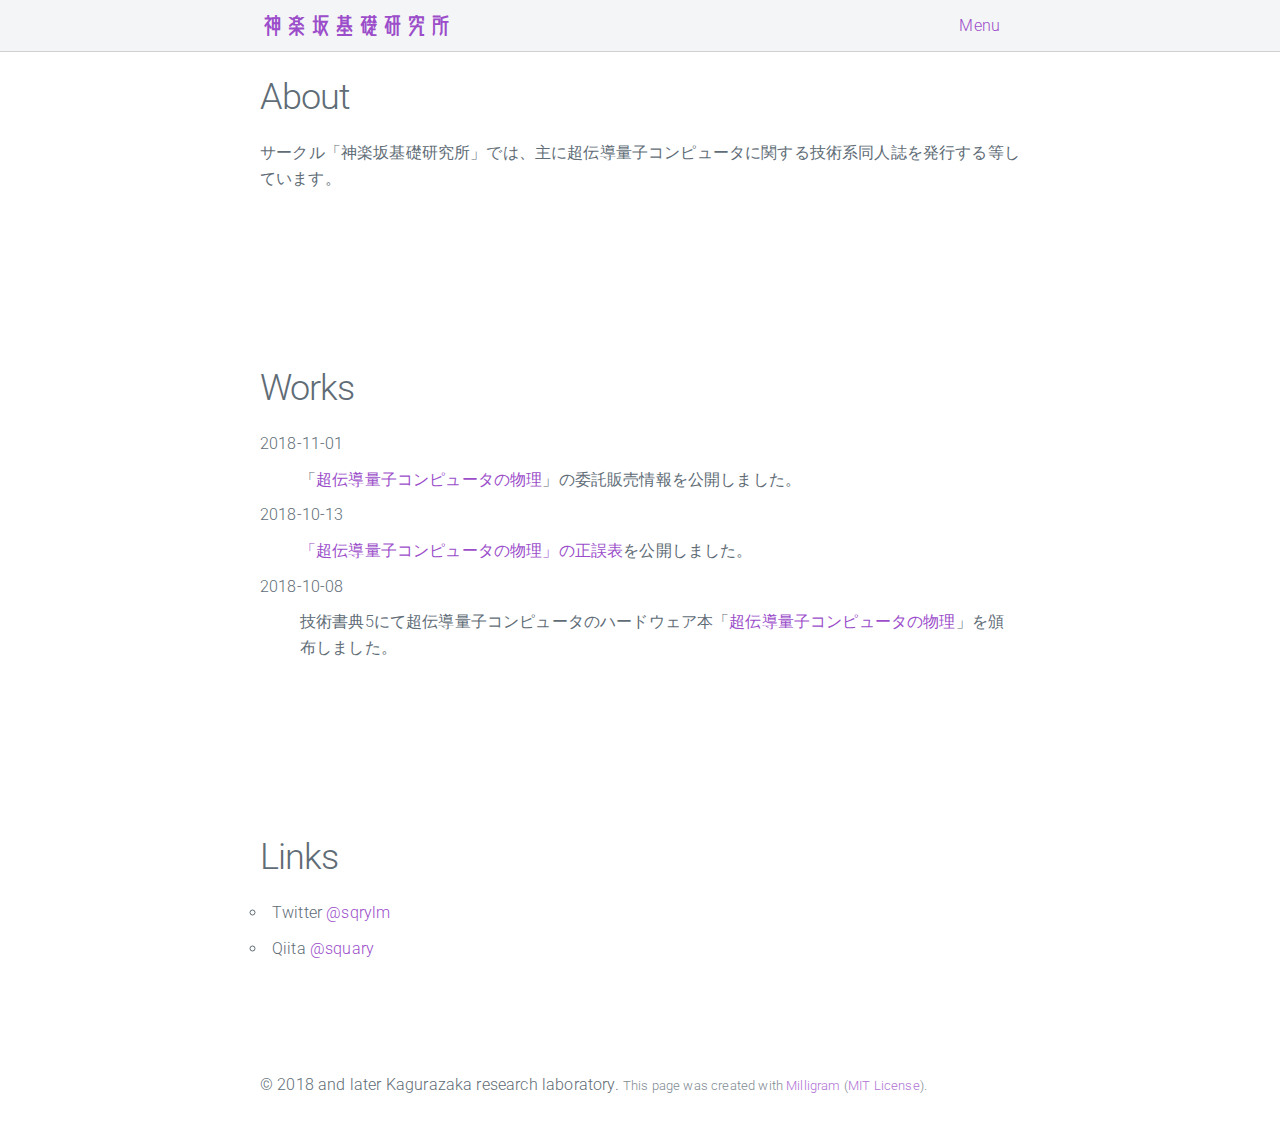
<file: index.html>
<!doctype html>
<html lang="ja">
  <head>
    <meta charset="utf-8">
    <meta name="viewport" content="width=device-width, initial-scale=1">
    <meta name="author" content="Squary">
    <meta name="description" content="Kagurazaka research laboratory.">
    <title>Kagurazaka research laboratory</title>
    <link rel="icon" type="image/png" href="./src/icon.png">
    <link rel="stylesheet" href="https://fonts.googleapis.com/css?family=Roboto:300,300italic,700,700italic">
    <link rel="stylesheet" href="./src/normalize.css">
    <link rel="stylesheet" href="./src/milligram.min.css">
    <link rel="stylesheet" href="./src/milligram-custom.css">
    <link rel="stylesheet" href="./src/custom.css">
    <script src="./src/milligram-custom.js"></script>
    <script async src="https://www.googletagmanager.com/gtag/js?id=UA-128479021-1"></script>
    <script>
      window.dataLayer = window.dataLayer || [];
      function gtag(){dataLayer.push(arguments);}
      gtag('js', new Date());
      gtag('config', 'UA-128479021-1');
    </script>
  </head>
  <body>
    <main class="wrapper">
      <nav class="navigation">
        <section class="container">
          <a class="navigation-title" href="./">
            <h1 class="title">神楽坂基礎研究所</h1>
          </a>
          <ul class="navigation-list float-right">
            <li class="navigation-item">
              <a class="navigation-link" href="#popover-menu" data-popover>Menu</a>
              <div class="popover" id="popover-menu">
                <ul class="popover-list">
                  <li class="popover-item"><a class="popover-link" href="./" title="top">Top</a></li>
                  <li class="popover-item"><a class="popover-link" href="./publication.html" title="publication">Publication</a></li>
                  <li class="popover-item"><a class="popover-link" href="./support.html" title="support">Support</a></li>
                </ul>
              </div>
            </li>
          </ul>
        </section>
      </nav>
      <section class="container" id="about">
        <h2 class="title">About</h2>
        <p class="description">サークル「神楽坂基礎研究所」では、主に超伝導量子コンピュータに関する技術系同人誌を発行する等しています。</p>
      </section>
      <section class="container" id="works">
        <h2 class="title">Works</h2>
        <dl>
          <dt>2018-11-01</dt>
          <dd>「<a href="./publication.html">超伝導量子コンピュータの物理</a>」の委託販売情報を公開しました。</dd>
          <dt>2018-10-13</dt>
          <dd><a href="./support.html">「超伝導量子コンピュータの物理」の正誤表</a>を公開しました。</dd>
          <dt>2018-10-08</dt>
          <dd>技術書典5にて超伝導量子コンピュータのハードウェア本「<a href="./publication.html">超伝導量子コンピュータの物理</a>」を頒布しました。</dd>
        </dl>
      </section>
      <section class="container" id="links">
        <h2 class="title">Links</h2>
        <div class="row">
          <ul>
            <li>Twitter <a href="https://twitter.com/sqrylm" title="Twitter @sqrylm" target="_blank" rel="noopener">@sqrylm</a>
            <li>Qiita <a href="https://qiita.com/squary" title="Qiita @squary" target="_blank" rel="noopener">@squary</a>
          </ul>
        </div>
      </section>
      <footer class="footer">
        <section class="container">
          <p>
            &copy; 2018 and later Kagurazaka research laboratory.
            <span class="small">
              This page was created with <a href="https://milligram.io/" target="_blank" rel="noopener">Milligram</a> (<a href="https://github.com/milligram/milligram#license" target="_blank" rel="noopener">MIT License</a>).
            </span>
          </p>
        </section>
      </footer>
    </main>
  </body>
</html>
</file>
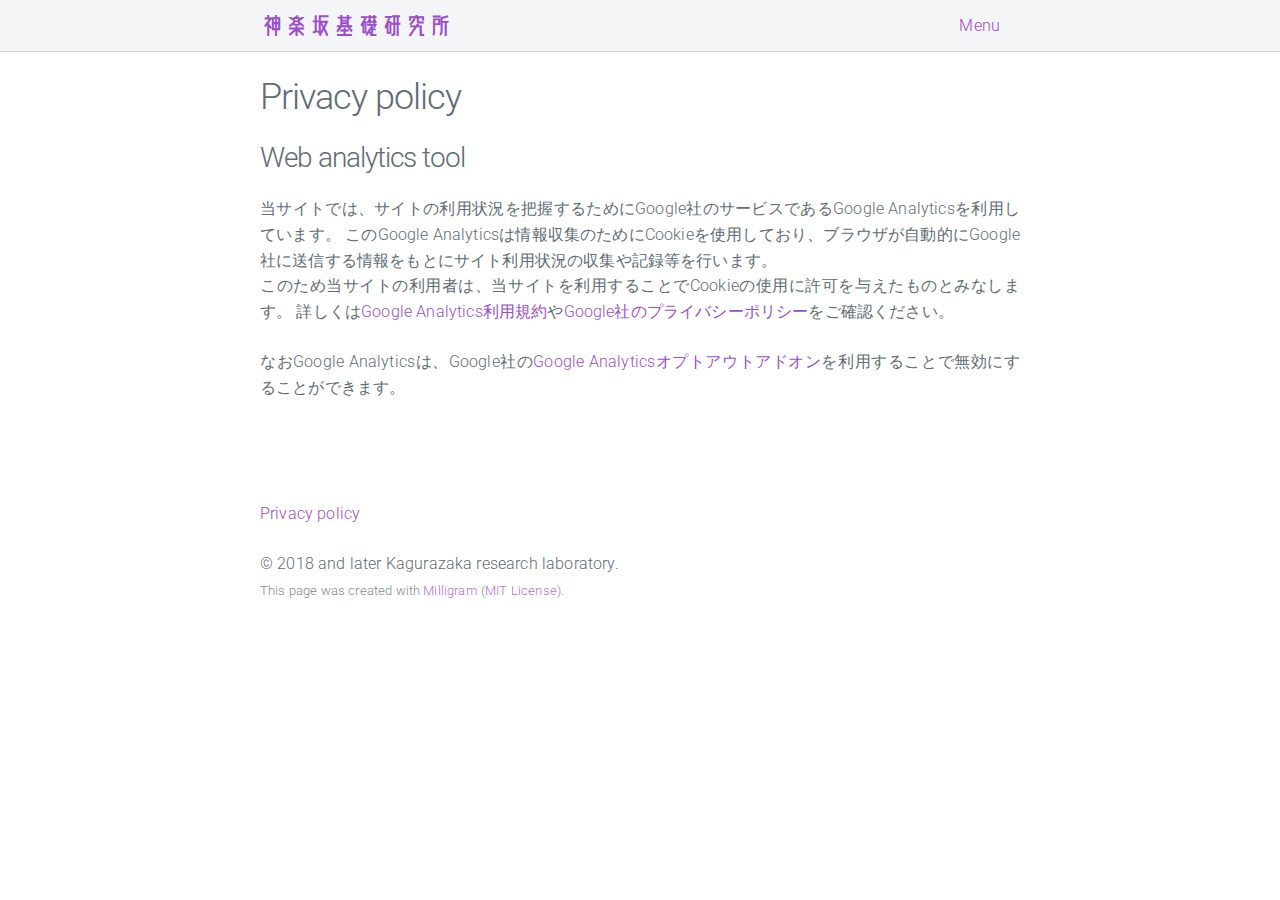
<file: policy.html>
<!doctype html>
<html lang="ja">
  <head>
    <meta charset="utf-8">
    <meta name="viewport" content="width=device-width, initial-scale=1">
    <meta name="author" content="Squary">
    <meta name="description" content="Kagurazaka research laboratory.">
    <title>Kagurazaka research laboratory</title>
    <link rel="icon" type="image/png" href="./src/icon.png">
    <link rel="stylesheet" href="https://fonts.googleapis.com/css?family=Roboto:300,300italic,700,700italic">
    <link rel="stylesheet" href="./src/normalize.css">
    <link rel="stylesheet" href="./src/milligram.min.css">
    <link rel="stylesheet" href="./src/milligram-custom.css">
    <link rel="stylesheet" href="./src/custom.css">
    <script src="./src/milligram-custom.js"></script>
    <script async src="https://www.googletagmanager.com/gtag/js?id=UA-128479021-1"></script>
    <script>
      window.dataLayer = window.dataLayer || [];
      function gtag(){dataLayer.push(arguments);}
      gtag('js', new Date());
      gtag('config', 'UA-128479021-1');
    </script>
  </head>
  <body>
    <main class="wrapper">
      <nav class="navigation">
        <section class="container">
          <a class="navigation-title" href="./">
            <h1 class="title">神楽坂基礎研究所</h1>
          </a>
          <ul class="navigation-list float-right">
            <li class="navigation-item">
              <a class="navigation-link" href="#popover-menu" data-popover>Menu</a>
              <div class="popover" id="popover-menu">
                <ul class="popover-list">
                  <li class="popover-item"><a class="popover-link" href="./" title="top">Top</a></li>
                  <li class="popover-item"><a class="popover-link" href="./publication.html" title="publication">Publication</a></li>
                  <li class="popover-item"><a class="popover-link" href="./support.html" title="support">Support</a></li>
                </ul>
              </div>
            </li>
          </ul>
        </section>
      </nav>
      <section class="container">
        <h2 class="title">Privacy policy</h2>
        <h3 class="title">Web analytics tool</h3>
        <p class="description">
          当サイトでは、サイトの利用状況を把握するためにGoogle社のサービスであるGoogle Analyticsを利用しています。
          このGoogle Analyticsは情報収集のためにCookieを使用しており、ブラウザが自動的にGoogle社に送信する情報をもとにサイト利用状況の収集や記録等を行います。<br>
          このため当サイトの利用者は、当サイトを利用することでCookieの使用に許可を与えたものとみなします。
          詳しくは<a href="https://www.google.com/analytics/terms/jp.html" target="_blank" rel="noopener">Google Analytics利用規約</a>や<a href="https://policies.google.com/privacy" target="_blank" rel="noopener">Google社のプライバシーポリシー</a>をご確認ください。
        </p>
        <p class="description">
          なおGoogle Analyticsは、Google社の<a href="https://tools.google.com/dlpage/gaoptout" target="_blank" rel="noopener">Google Analyticsオプトアウトアドオン</a>を利用することで無効にすることができます。
        </p>
      </section>
      <footer class="footer">
        <section class="container">
          <p>
            <a href="./policy.html">Privacy policy</a>
          </p>
          <p>
            &copy; 2018 and later Kagurazaka research laboratory.<br>
            <span class="small">
              This page was created with <a href="https://milligram.io/" target="_blank" rel="noopener">Milligram</a> (<a href="https://github.com/milligram/milligram#license" target="_blank" rel="noopener">MIT License</a>).
            </span>
          </p>
        </section>
      </footer>
    </main>
  </body>
</html>
</file>
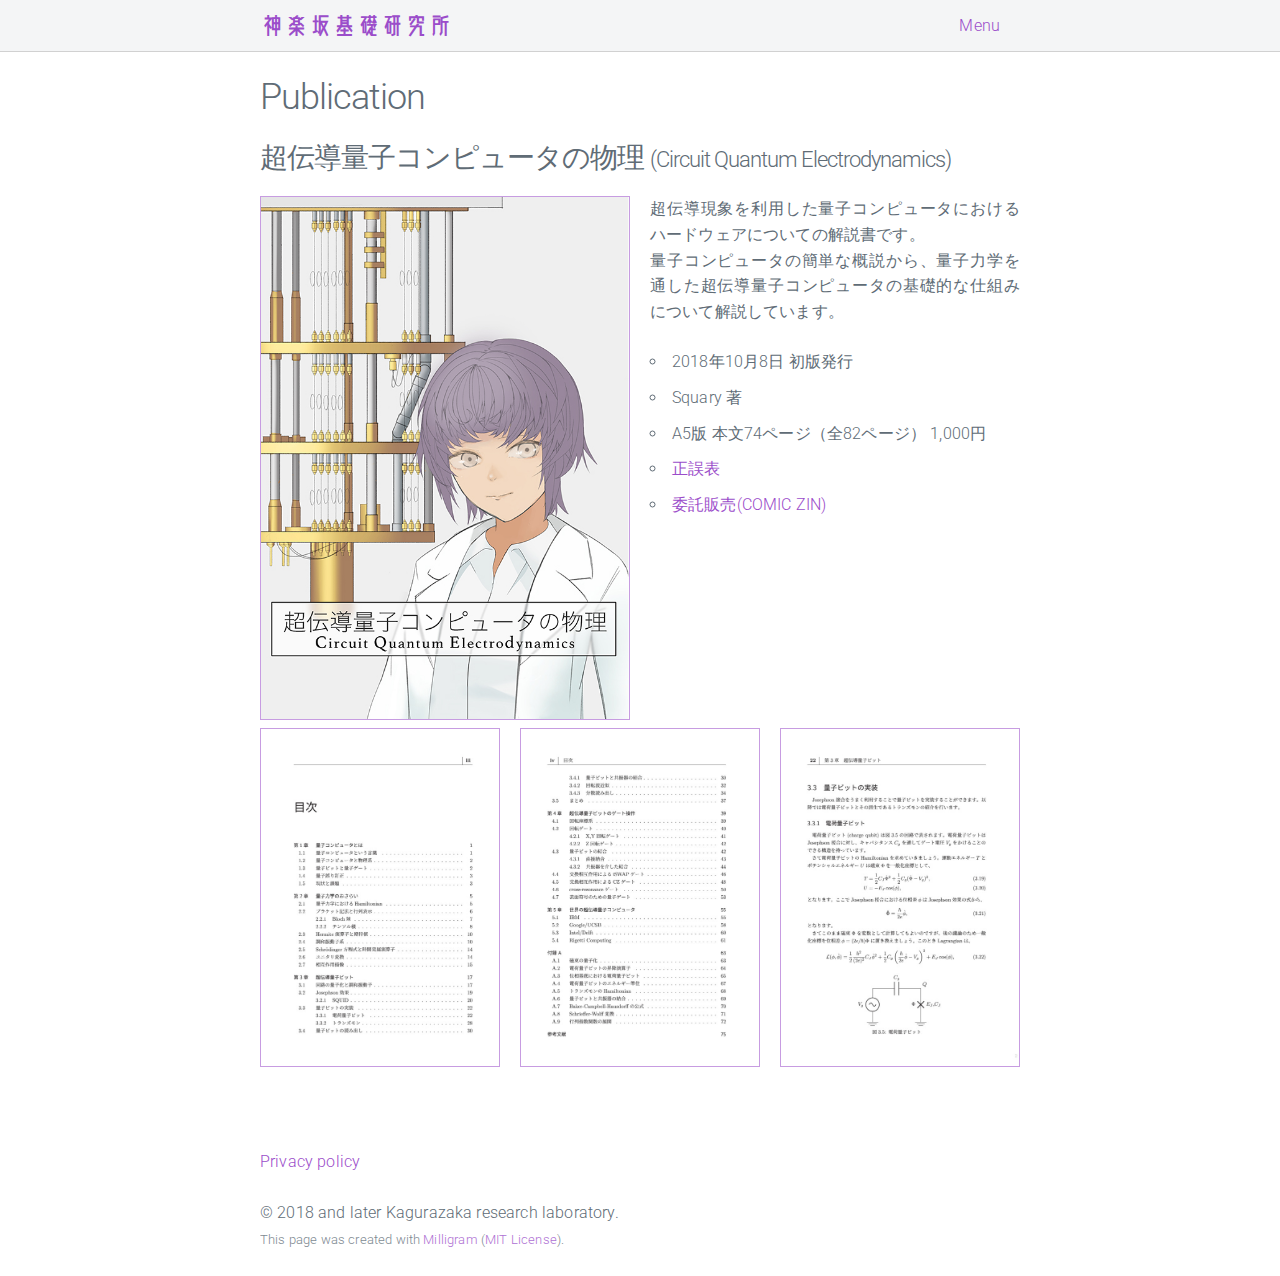
<file: publication.html>
<!doctype html>
<html lang="ja">
  <head>
    <meta charset="utf-8">
    <meta name="viewport" content="width=device-width, initial-scale=1">
    <meta name="author" content="Squary">
    <meta name="description" content="Kagurazaka research laboratory.">
    <title>Kagurazaka research laboratory</title>
    <link rel="icon" type="image/png" href="./src/icon.png">
    <link rel="stylesheet" href="https://fonts.googleapis.com/css?family=Roboto:300,300italic,700,700italic">
    <link rel="stylesheet" href="./src/normalize.css">
    <link rel="stylesheet" href="./src/milligram.min.css">
    <link rel="stylesheet" href="./src/milligram-custom.css">
    <link rel="stylesheet" href="./src/luminous-basic.min.css">
    <link rel="stylesheet" href="./src/custom.css">
    <script src="./src/milligram-custom.js"></script>
    <script src="./src/luminous.min.js"></script>
    <script src="./src/luminous-custom.js"></script>
    <script async src="https://www.googletagmanager.com/gtag/js?id=UA-128479021-1"></script>
    <script>
      window.dataLayer = window.dataLayer || [];
      function gtag(){dataLayer.push(arguments);}
      gtag('js', new Date());
      gtag('config', 'UA-128479021-1');
    </script>
  </head>
  <body>
    <main class="wrapper">
      <nav class="navigation">
        <section class="container">
          <a class="navigation-title" href="./">
            <h1 class="title">神楽坂基礎研究所</h1>
          </a>
          <ul class="navigation-list float-right">
            <li class="navigation-item">
              <a class="navigation-link" href="#popover-menu" data-popover>Menu</a>
              <div class="popover" id="popover-menu">
                <ul class="popover-list">
                  <li class="popover-item"><a class="popover-link" href="./" title="top">Top</a></li>
                  <li class="popover-item"><a class="popover-link" href="./publication.html" title="publication">Publication</a></li>
                  <li class="popover-item"><a class="popover-link" href="./support.html" title="support">Support</a></li>
                </ul>
              </div>
            </li>
          </ul>
        </section>
      </nav>
      <section class="container" id="publication">
        <h2 class="title">Publication</h2>
        <h3 class="title">超伝導量子コンピュータの物理 <span style="font-size:80%;">(Circuit Quantum Electrodynamics)</span></h4>
        <div class="row">
          <div class="column">
            <a href="./img/book-1-cover.jpg" class="luminous"><img src="./img/book-1-cover.jpg" alt="表紙"></a>
          </div>
          <div class="column">
            <p class="description">
              超伝導現象を利用した量子コンピュータにおけるハードウェアについての解説書です。<br>
              量子コンピュータの簡単な概説から、量子力学を通した超伝導量子コンピュータの基礎的な仕組みについて解説しています。
            </p>
            <ul>
              <li>2018年10月8日 初版発行</li>
              <li>Squary 著</li>
              <li>A5版 本文74ページ（全82ページ） 1,000円</li>
              <li><a href="./support.html">正誤表</a></li>
              <li><a href="https://shop.comiczin.jp/products/detail.php?product_id=38188" target="_blank" rel="noopener">委託販売(COMIC ZIN)</a></li>
            </ul>
          </div>
        </div>
        <div class="row">
          <div class="column">
            <a href="./img/book-1-toc-1.jpg" class="luminous"><img src="./img/book-1-toc-1.jpg" alt="目次1"></a>
          </div>
          <div class="column">
            <a href="./img/book-1-toc-2.jpg" class="luminous"><img src="./img/book-1-toc-2.jpg" alt="目次2"></a>
          </div>
          <div class="column">
            <a href="./img/book-1-sample.jpg" class="luminous"><img src="./img/book-1-sample.jpg" alt="中身サンプル"></a>
          </div>
        </div>
      </section>
      <footer class="footer">
        <section class="container">
          <p>
            <a href="./policy.html">Privacy policy</a>
          </p>
          <p>
            &copy; 2018 and later Kagurazaka research laboratory.<br>
            <span class="small">
              This page was created with <a href="https://milligram.io/" target="_blank" rel="noopener">Milligram</a> (<a href="https://github.com/milligram/milligram#license" target="_blank" rel="noopener">MIT License</a>).
            </span>
          </p>
        </section>
      </footer>
    </main>
  </body>
</html>
</file>
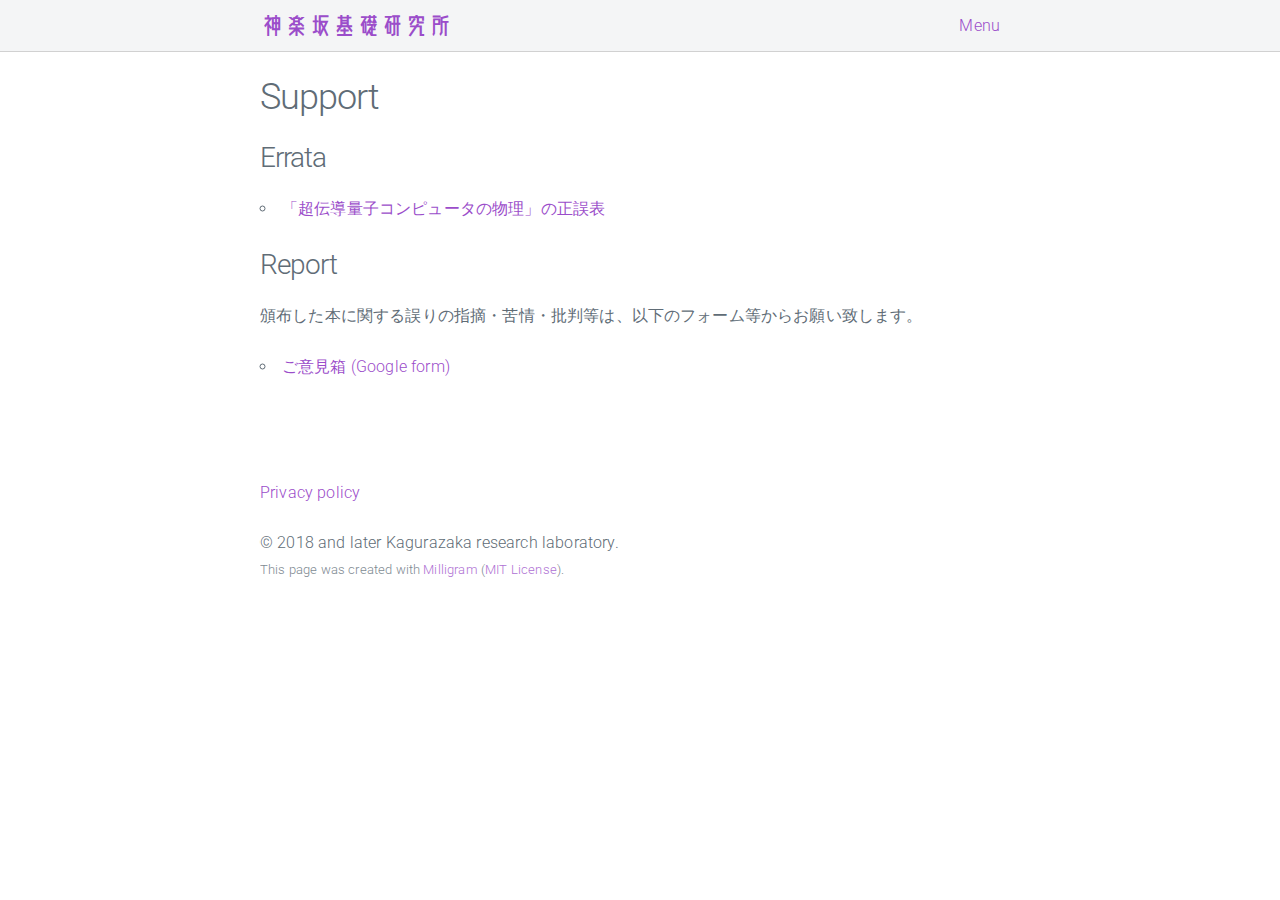
<file: support.html>
<!doctype html>
<html lang="ja">
  <head>
    <meta charset="utf-8">
    <meta name="viewport" content="width=device-width, initial-scale=1">
    <meta name="author" content="Squary">
    <meta name="description" content="Kagurazaka research laboratory.">
    <title>Kagurazaka research laboratory</title>
    <link rel="icon" type="image/png" href="./src/icon.png">
    <link rel="stylesheet" href="https://fonts.googleapis.com/css?family=Roboto:300,300italic,700,700italic">
    <link rel="stylesheet" href="./src/normalize.css">
    <link rel="stylesheet" href="./src/milligram.min.css">
    <link rel="stylesheet" href="./src/milligram-custom.css">
    <link rel="stylesheet" href="./src/custom.css">
    <script src="./src/milligram-custom.js"></script>
    <script async src="https://www.googletagmanager.com/gtag/js?id=UA-128479021-1"></script>
    <script>
      window.dataLayer = window.dataLayer || [];
      function gtag(){dataLayer.push(arguments);}
      gtag('js', new Date());
      gtag('config', 'UA-128479021-1');
    </script>
  </head>
  <body>
    <main class="wrapper">
      <nav class="navigation">
        <section class="container">
          <a class="navigation-title" href="./">
            <h1 class="title">神楽坂基礎研究所</h1>
          </a>
          <ul class="navigation-list float-right">
            <li class="navigation-item">
              <a class="navigation-link" href="#popover-menu" data-popover>Menu</a>
              <div class="popover" id="popover-menu">
                <ul class="popover-list">
                  <li class="popover-item"><a class="popover-link" href="./" title="top">Top</a></li>
                  <li class="popover-item"><a class="popover-link" href="./publication.html" title="publication">Publication</a></li>
                  <li class="popover-item"><a class="popover-link" href="./support.html" title="support">Support</a></li>
                </ul>
              </div>
            </li>
          </ul>
        </section>
      </nav>
      <section class="container">
        <h2 class="title">Support</h2>
        <h3 class="title">Errata</h3>
        <ul>
          <li><a href="./files/errata-1.0.2.pdf" target="_blank">「超伝導量子コンピュータの物理」の正誤表</a></li>
        </ul>
        <h3 class="title">Report</h3>
        <p class="description">
          頒布した本に関する誤りの指摘・苦情・批判等は、以下のフォーム等からお願い致します。
        </p>
        <ul>
          <li><a href="https://docs.google.com/forms/d/e/1FAIpQLScttuLTMl_zfpAx9DNVr20uWEWjllYGtwzZxJ4s4Rhnx9Nsgg/viewform" target="_blank" rel="noopener">ご意見箱 (Google form)</a></li>
        </ul>
      </section>
      <footer class="footer">
        <section class="container">
          <p>
            <a href="./policy.html">Privacy policy</a>
          </p>
          <p>
            &copy; 2018 and later Kagurazaka research laboratory.<br>
            <span class="small">
              This page was created with <a href="https://milligram.io/" target="_blank" rel="noopener">Milligram</a> (<a href="https://github.com/milligram/milligram#license" target="_blank" rel="noopener">MIT License</a>).
            </span>
          </p>
        </section>
      </footer>
    </main>
  </body>
</html>
</file>
<file: src/milligram-custom.css>
/*!
 * Milligram v1.3.0 (Modified by Squary)
 * https://milligram.github.io
 *
 * Copyright (c) 2017 CJ Patoilo
 * Copyright (c) 2018 Squary
 * Licensed under the MIT license
 */

.wrapper {
  display: block;
  overflow: hidden;
  position: relative;
  width: 100%
}

.wrapper .container {
  max-width: 80rem
}

.wrapper>.container {
  padding-bottom: 7.5rem;
  padding-top: 7.5rem
}

.header {
  background-color: #f4f5f6;
  padding-top: 1rem
}

@media(min-width:40rem) {
  .header {
    padding-top: 5rem
  }
}

.header+section {
  border-top: 0
}

.header .container {
  border-top: 0;
  padding-bottom: 7.5rem;
  padding-top: 7.5rem;
  position: relative;
  text-align: center
}

.header .title {
  font-family: Helvetica Neue, Arial, sans-serif
}

.header .img {
  height: 15rem;
  margin-bottom: 2rem
}

.header .img path {
  animation: 7s a forwards;
  fill: #9b4dca;
  stroke: #9b4dca;
  stroke-dasharray: 38321;
  stroke-miterlimit: 10;
  stroke-width: 15px
}

.header .button {
  margin-bottom: 4rem;
  margin-top: 2rem
}

@media(min-width:40rem) {
  .header .button {
    margin-bottom: 4rem;
    margin-top: 2rem
  }
}

@keyframes a {
  0% {
    fill-opacity: 0;
    stroke-dashoffset: 38321
  }
  25% {
    fill-opacity: 0;
    stroke: #9b4dca
  }
  to {
    fill-opacity: 1;
    stroke-dashoffset: 0
  }
}

.navigation {
  background: #f4f5f6;
  border-bottom: .1rem solid #d1d1d1;
  display: block;
  height: 5.2rem;
  left: 0;
  max-width: 100%;
  position: fixed;
  right: 0;
  top: 0;
  width: 100%;
  z-index: 1
}

.navigation .container {
  padding-bottom: 0;
  padding-top: 0
}

.navigation .navigation-list {
  list-style: none;
  margin-bottom: 0;
  margin-right: 5rem
}

@media(min-width:80rem) {
  .navigation .navigation-list {
    margin-right: 0
  }
}

.navigation .navigation-item {
  float: left;
  margin-bottom: 0;
  margin-left: 2.5rem;
  position: relative
}

.navigation .img {
  fill: #9b4dca;
  height: 2rem;
  position: relative;
  top: .3rem
}

.navigation .navigation-title, .navigation .title {
  color: #606c76;
  font-family: Helvetica Neue, Arial, sans-serif;
  position: relative
}

.navigation .navigation-link, .navigation .navigation-title, .navigation .title {
  display: inline;
  font-size: 1.6rem;
  line-height: 5.2rem;
  padding: 0;
  text-decoration: none
}

.navigation .navigation-link.active {
  color: #606c76
}

.octocat {
  border: 0;
  color: #f4f5f6;
  fill: #9b4dca;
  height: 5.2rem;
  position: fixed;
  right: 0;
  top: 0;
  width: 5.2rem;
  z-index: 1
}

.octocat:hover .octocat-arm {
  animation: b .56s infinite;
  transform-origin: 13rem 10.6rem
}

.octocat .octocat-arm, .octocat .octocat-body {
  fill: #f4f5f6
}

@keyframes b {
  0%, 50% {
    transform: rotate(0)
  }
  25%, 75% {
    transform: rotate(-25deg)
  }
}

.popover {
  background: #fff;
  border: .1rem solid #d1d1d1;
  border-radius: .4rem;
  display: none;
  filter: drop-shadow(0 0 .6rem rgba(0, 0, 0, .1));
  left: 50%;
  min-width: 13.4rem;
  position: absolute;
  top: 94%;
  transform: translateX(-50%)
}

.popover.popover-open {
  display: block
}

.popover:after, .popover:before {
  border: solid transparent;
  border-color: transparent;
  border-width: 1rem;
  content: " ";
  height: 0;
  left: 50%;
  pointer-events: none;
  position: absolute;
  right: 1.7rem;
  top: 0;
  width: 0
}

.popover:after {
  border-bottom-color: #fff;
  transform: translate(-50%, -100%)
}

.popover:before {
  border-bottom-color: #d1d1d1;
  transform: translate(-50%, -102%)
}

.popover .popover-list {
  list-style: none;
  margin: 0;
  padding: 0
}

.popover .popover-item {
  margin: 0;
  padding: 0
}

.popover .popover-item:first-child .popover-link {
  border-radius: .4rem .4rem 0 0
}

.popover .popover-item:last-child .popover-link {
  border-bottom-width: 0;
  border-radius: 0 0 .4rem .4rem
}

.popover .popover-link {
  border-bottom: .1rem solid #d1d1d1;
  color: #606c76;
  display: block;
  font-size: 1.2rem;
  padding: .8rem 2rem;
  position: relative;
  text-align: center;
  text-decoration: none
}

.popover .popover-link:hover {
  background: #9b4dca;
  border-bottom-color: #9b4dca;
  color: #fff
}

.share, .share-list, .share-list a {
  position: relative;
  text-decoration: none
}

.share-item {
  display: inline-block;
  margin: 1rem 0
}

.share-item:nth-child(n+1) {
  margin-left: .5rem
}

.share-dialog {
  background-color: #9b4dca;
  border-radius: .4rem;
  color: #fff;
  display: block;
  height: 2.2rem;
  text-align: center;
  width: 5rem
}

.share-dialog:hover {
  background-color: #606c76
}

.share-dialog .share-icon {
  fill: #fff;
  height: 1.5rem
}

@media(min-width:40rem) {
  .only-mobile {
    display: none
  }
}

.prettyprint.code {
  border: 0;
  border-left: .3rem solid #9b4dca;
  color: #655d5d
}

.prettyprint.code .str {
  color: #4b8b8b
}

.prettyprint.code .kwd {
  color: #8464c4
}

.prettyprint.code .com {
  color: #adadad
}

.prettyprint.code .typ {
  color: #7272ca
}

.prettyprint.code .lit {
  color: #9b4dca
}

.prettyprint.code .pun {
  color: #5485b6
}

.prettyprint.code .clo, .prettyprint.code .opn {
  color: #f4ecec
}

.prettyprint.code .atn, .prettyprint.code .tag {
  color: #9b4dca
}

.prettyprint.code .atv {
  color: #5485b6
}

.prettyprint.code .dec {
  color: #b45a3c
}

.prettyprint.code .var {
  color: #ca4949
}

.prettyprint.code .fun {
  color: #7272ca
}

.prettyprint.code.lang-md * {
  color: #655d5d
}

.carbonads {
  background-color: #f4f5f6;
  border-radius: 4px;
  color: #606c76;
  line-height: 1.6;
  margin: 0 auto;
  margin-bottom: 2rem;
  max-width: 33rem;
  padding: 1.5rem
}

.carbonads, .carbonads span {
  display: block;
  overflow: hidden
}

.carbonads .carbon-poweredby, .carbonads .carbon-text {
  color: #606c76;
  display: block;
  float: right;
  font-size: 1.2rem;
  max-width: 44%;
  text-align: left;
  width: 44%
}

@media(min-width:40rem) {
  .carbonads .carbon-poweredby, .carbonads .carbon-text {
    max-width: 52%;
    width: 52%
  }
}

.carbonads .carbon-poweredby {
  margin: 0;
  margin-top: -2.5rem
}

.carbonads .carbon-img {
  float: left;
  margin-right: 1rem
}

#home .carbonads {
  background-color: #fff;
  margin-bottom: 0
}

.example {
  margin-top: 4rem;
  position: relative
}

.example .example-header {
  font-weight: 600;
  margin-bottom: .5rem;
  margin-top: 1.5rem
}

.example h1, .example h2, .example h3, .example h4, .example h5, .example h6 {
  margin-bottom: 1rem
}

.example form {
  margin-bottom: 0
}

.example .heading-font-size {
  color: #999;
  font-size: 1.2rem;
  letter-spacing: normal
}

.example .button-black {
  background-color: #000;
  border-color: #000
}

.example .button-black.button-clear, .example .button-black.button-outline {
  background-color: transparent;
  color: #000
}

.example .button-black.button-clear {
  border-color: transparent
}

.example .button-large {
  font-size: 1.4rem;
  height: 4.5rem;
  line-height: 4.5rem;
  padding: 0 2rem
}

.example .button-small {
  font-size: .8rem;
  height: 2.8rem;
  line-height: 2.8rem;
  padding: 0 1.5rem
}

.example .column-demo {
  background: #d1d1d1;
  border-radius: .4rem;
  display: block;
  font-size: 1rem;
  font-weight: 600;
  height: 3rem;
  letter-spacing: .1rem;
  line-height: 3rem;
  margin-bottom: 2.5rem;
  text-align: center;
  text-transform: uppercase
}

.example .container {
  padding-left: 0;
  padding-right: 0
}

.example.row, .example .row {
  margin-bottom: 0
}
</file>
<file: src/custom.css>
/*!
 * CSS for webpage
 *
 * Copyright (c) 2018 Squary
 * Licensed under the MIT license
 */

@font-face {
  font-family: "kaiso-next-b-web";
  src: url("kaiso-next-b-web.woff")  format('woff');
}

body {
  font-family: "Roboto", -apple-system, BlinkMacSystemFont, "Helvetica Neue", YuGothic, "ヒラギノ角ゴ ProN W3", Hiragino Kaku Gothic ProN, Arial, "メイリオ", Meiryo, sans-serif;
}

.navigation .title {
  font-family: "kaiso-next-b-web";
  font-size: 2rem;
  color: #9b4dca;
}

@media (min-width: 40rem){
  .navigation .title {
    font-size: 2.5rem;
  }
}

.navigation .navigation-list {
  margin-right: 2rem;
}

.popover {
  min-width: initial;
}

.popover .popover-link {
  padding: .8rem 2rem;
}

.description {
  text-align: justify;
  text-justify: inter-ideograph;  
}

.footer .small {
  font-size: 80%;
  opacity: 0.8;
}

@media (max-width: 460px) {
  .lum-lightbox-image-wrapper {
    display: table-cell;
  }
  .lum-lightbox-inner img {
    max-height: 100%;
    max-width: 100%;
  }
}

.lum-lightbox {
  z-index: 1;
}

.lum-lightbox-caption {
  line-height: 1.8;
}

#publication img {
  border: 1px #c79ce1 solid;
}

@media (max-width: 460px) {
  a.luminous {
    pointer-events: none;
  }
}
</file>
